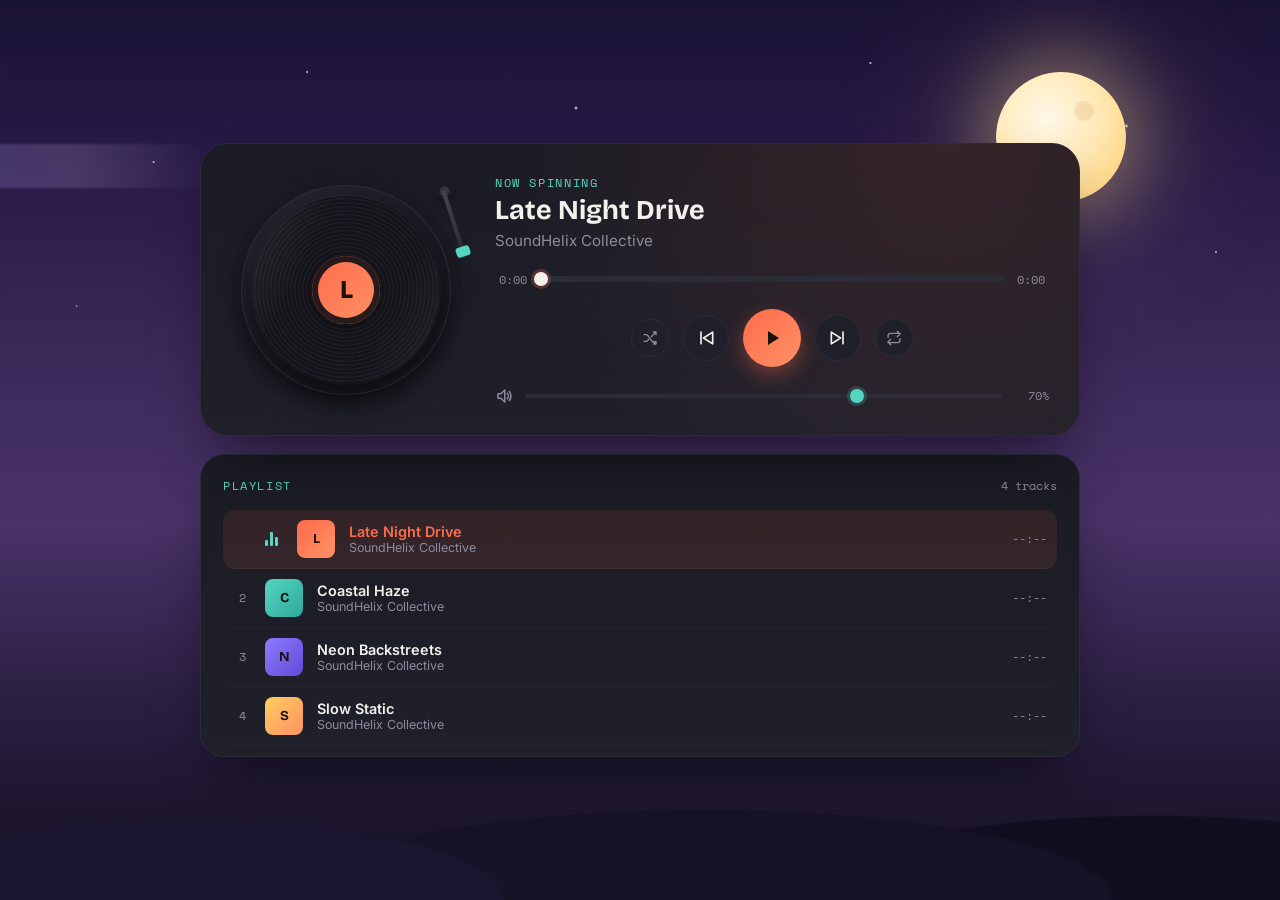
<file: index.html>
<!DOCTYPE html>
<html lang="en">
<head>
<meta charset="UTF-8">
<meta name="viewport" content="width=device-width, initial-scale=1.0">
<title>Nightspin — Player</title>
<link rel="preconnect" href="https://fonts.googleapis.com">
<link rel="preconnect" href="https://fonts.gstatic.com" crossorigin>
<link href="https://fonts.googleapis.com/css2?family=Bricolage+Grotesque:opsz,wght@12..96,400;12..96,600;12..96,700;12..96,800&family=Inter:wght@400;500;600;700&family=Space+Mono:wght@400;700&display=swap" rel="stylesheet">
<link rel="stylesheet" href="style.css">
</head>
<body>

<div class="anime-sky">
  <div class="anime-moon"></div>
  <div class="anime-cloud c1"></div>
  <div class="anime-cloud c2"></div>
  <div class="anime-cloud c3"></div>
  <div class="anime-hills"></div>
</div>

<div class="stage">

  <div class="player" id="player">

    <!-- Left: turntable -->
    <div class="deck">
      <div class="deck-glow"></div>
      <div class="tonearm" id="tonearm">
        <div class="tonearm-base"></div>
        <div class="tonearm-arm"></div>
        <div class="tonearm-head"></div>
      </div>
      <div class="platter">
        <div class="record" id="record">
          <div class="record-sheen"></div>
          <div class="record-label" id="recordLabel">
            <span id="labelInitial">S</span>
          </div>
        </div>
      </div>
    </div>

    <!-- Right: controls -->
    <div class="console">

      <div class="track-meta">
        <p class="eyebrow">Now spinning</p>
        <h1 id="songTitle">Track title</h1>
        <p id="songArtist">Artist name</p>
      </div>

      <div class="progress-wrap">
        <span class="time" id="currentTime">0:00</span>
        <div class="progress-track" id="progressTrack">
          <div class="progress-fill" id="progressFill"></div>
          <div class="progress-knob" id="progressKnob"></div>
        </div>
        <span class="time" id="durationTime">0:00</span>
      </div>

      <div class="transport">
        <button class="icon-btn small" id="shuffleBtn" title="Shuffle" aria-label="Toggle shuffle">
          <svg viewBox="0 0 24 24"><path d="M17 3h4v4M21 3l-7 7M3 7h3.5a2 2 0 0 1 1.6.8L15 17.2a2 2 0 0 0 1.6.8H21M3 17h3.5a2 2 0 0 0 1.6-.8L10 14M17 21h4v-4M21 21l-4-4"/></svg>
        </button>

        <button class="icon-btn" id="prevBtn" title="Previous" aria-label="Previous track">
          <svg viewBox="0 0 24 24"><path d="M6 5v14M20 5 9 12l11 7V5Z"/></svg>
        </button>

        <button class="icon-btn play" id="playBtn" title="Play" aria-label="Play or pause">
          <svg id="playIcon" viewBox="0 0 24 24"><path d="M8 5v14l11-7L8 5Z"/></svg>
          <svg id="pauseIcon" viewBox="0 0 24 24" style="display:none"><path d="M7 5h4v14H7zM13 5h4v14h-4z"/></svg>
        </button>

        <button class="icon-btn" id="nextBtn" title="Next" aria-label="Next track">
          <svg viewBox="0 0 24 24"><path d="M18 5v14M4 5l11 7-11 7V5Z"/></svg>
        </button>

        <button class="icon-btn small" id="repeatBtn" title="Repeat" aria-label="Toggle repeat mode">
          <svg viewBox="0 0 24 24"><path d="M17 2l4 4-4 4M3 11V9a4 4 0 0 1 4-4h14M7 22l-4-4 4-4M21 13v2a4 4 0 0 1-4 4H3"/></svg>
          <span class="repeat-one" id="repeatOneBadge">1</span>
        </button>
      </div>

      <div class="volume-row">
        <svg class="vol-icon" id="volIcon" viewBox="0 0 24 24"><path d="M4 9v6h4l5 5V4L8 9H4Z"/><path id="volWave1" d="M16.5 8.5a5 5 0 0 1 0 7"/><path id="volWave2" d="M19 6a9 9 0 0 1 0 12"/></svg>
        <input type="range" id="volumeSlider" class="volume-slider" min="0" max="100" value="70">
        <span class="vol-value" id="volValue">70%</span>
      </div>

    </div>
  </div>

  <!-- Playlist panel -->
  <div class="playlist-panel">
    <div class="playlist-head">
      <p class="eyebrow">Playlist</p>
      <span id="trackCount" class="track-count">0 tracks</span>
    </div>
    <ul class="playlist" id="playlist"></ul>
  </div>

</div>

<audio id="audio" preload="metadata"></audio>

<script src="script.js"></script>
</body>
</html>
</file>
<file: style.css>
:root{
  --bg: #101015;
  --bg-radial: #171720;
  --panel: #1b1b24;
  --panel-2: #20202b;
  --line: #2c2c39;
  --text: #f3f1ec;
  --muted: #8d8b9b;
  --accent: #ff6b4a;
  --accent-2: #55d6c2;
  --shadow: 0 30px 60px -20px rgba(0,0,0,0.6);
  --font-display: 'Bricolage Grotesque', sans-serif;
  --font-body: 'Inter', sans-serif;
  --font-mono: 'Space Mono', monospace;
}

*{ box-sizing: border-box; }

html,body{ height:100%; }

body{
  margin:0;
  min-height:100vh;
  background: transparent;
  font-family: var(--font-body);
  color: var(--text);
  display:flex;
  align-items:center;
  justify-content:center;
  padding: 32px 18px;
  position: relative;
  overflow-x: hidden;
}

/* ===== Anime-style night backdrop (original illustration, CSS/SVG only) ===== */
.anime-sky{
  position: fixed;
  inset: 0;
  z-index: -1;
  background:
    radial-gradient(1.5px 1.5px at 12% 18%, #fff, transparent),
    radial-gradient(1.5px 1.5px at 24% 8%, #fff, transparent),
    radial-gradient(1px 1px at 33% 26%, #fff, transparent),
    radial-gradient(2px 2px at 45% 12%, #fff, transparent),
    radial-gradient(1px 1px at 58% 20%, #fff, transparent),
    radial-gradient(1.5px 1.5px at 68% 7%, #fff, transparent),
    radial-gradient(1px 1px at 78% 22%, #fff, transparent),
    radial-gradient(2px 2px at 88% 14%, #fff, transparent),
    radial-gradient(1.5px 1.5px at 95% 28%, #fff, transparent),
    radial-gradient(1px 1px at 6% 34%, #fff, transparent),
    radial-gradient(1.5px 1.5px at 82% 40%, #fff, transparent),
    linear-gradient(180deg, #1a1235 0%, #2b1c4a 22%, #3d2a5c 42%, #4a3268 58%, #2a1f42 78%, #14101f 100%);
  overflow: hidden;
}

.anime-moon{
  position: absolute;
  top: 8%;
  right: 12%;
  width: 130px;
  height: 130px;
  border-radius: 50%;
  background: radial-gradient(circle at 38% 35%, #fff8e8, #ffe9b8 45%, #ffd98a 75%, #f6c569 100%);
  box-shadow: 0 0 70px 18px rgba(255, 224, 150, 0.35), 0 0 140px 50px rgba(255, 200, 120, 0.12);
}

.anime-moon::before{
  content:"";
  position:absolute;
  top: 22%; left: 60%;
  width: 20px; height: 20px;
  border-radius:50%;
  background: rgba(230, 190, 130, 0.35);
}

.anime-moon::after{
  content:"";
  position:absolute;
  top: 55%; left: 25%;
  width: 14px; height: 14px;
  border-radius:50%;
  background: rgba(230, 190, 130, 0.3);
}

.anime-cloud{
  position: absolute;
  border-radius: 999px;
  filter: blur(1px);
  opacity: 0.55;
}

.anime-cloud.c1{
  top: 16%; left: -10%;
  width: 340px; height: 44px;
  background: linear-gradient(90deg, transparent, rgba(150, 130, 200, 0.5) 30%, rgba(180, 160, 220, 0.4) 60%, transparent);
  animation: drift 60s linear infinite;
}

.anime-cloud.c2{
  top: 30%; left: -20%;
  width: 260px; height: 32px;
  background: linear-gradient(90deg, transparent, rgba(120, 100, 170, 0.4) 40%, transparent);
  animation: drift 80s linear infinite;
  animation-delay: -20s;
}

.anime-cloud.c3{
  top: 6%; left: -15%;
  width: 200px; height: 26px;
  background: linear-gradient(90deg, transparent, rgba(200, 180, 230, 0.35) 50%, transparent);
  animation: drift 45s linear infinite;
  animation-delay: -10s;
}

@keyframes drift{
  from{ transform: translateX(0); }
  to{ transform: translateX(160vw); }
}

.anime-hills{
  position: absolute;
  bottom: 0; left: 0; right: 0;
  height: 22%;
}

.anime-hills::before{
  content:"";
  position:absolute;
  bottom:0; left:0; right:0;
  height: 100%;
  background:
    radial-gradient(ellipse 60% 100% at 15% 100%, #1c1530 40%, transparent 41%),
    radial-gradient(ellipse 70% 100% at 55% 100%, #171226 45%, transparent 46%),
    radial-gradient(ellipse 65% 100% at 90% 100%, #120e1f 42%, transparent 43%);
}

@media (prefers-reduced-motion: reduce){
  .anime-cloud{ animation: none !important; }
}

.stage{
  width:100%;
  max-width: 880px;
  display:flex;
  flex-direction:column;
  gap:18px;
}

/* ===== Player card ===== */
.player{
  background: linear-gradient(180deg, var(--panel), var(--panel-2));
  border: 1px solid var(--line);
  border-radius: 28px;
  box-shadow: var(--shadow);
  padding: 30px;
  display:grid;
  grid-template-columns: 230px 1fr;
  gap: 34px;
  position: relative;
  overflow: hidden;
}

.player::before{
  content:"";
  position:absolute;
  inset:0;
  background: radial-gradient(circle at 85% -10%, rgba(255,107,74,0.12), transparent 55%);
  pointer-events:none;
}

/* ===== Deck / turntable ===== */
.deck{
  position:relative;
  display:flex;
  align-items:center;
  justify-content:center;
  min-height: 230px;
}

.deck-glow{
  position:absolute;
  width: 230px;
  height: 230px;
  border-radius:50%;
  background: radial-gradient(circle, rgba(255,107,74,0.18), transparent 70%);
  filter: blur(6px);
  z-index:0;
}

.platter{
  position:relative;
  width:210px;
  height:210px;
  border-radius:50%;
  background: radial-gradient(circle at 35% 30%, #2a2a36, #17171f 70%);
  box-shadow: inset 0 0 0 1px var(--line), 0 10px 24px rgba(0,0,0,0.5);
  display:flex;
  align-items:center;
  justify-content:center;
  z-index:1;
}

.record{
  width: 188px;
  height: 188px;
  border-radius:50%;
  background:
    repeating-radial-gradient(circle at center,
      #14141a 0px, #14141a 2px,
      #1d1d25 3px, #1d1d25 4px);
  box-shadow: 0 0 0 1px rgba(255,255,255,0.03), 0 8px 20px rgba(0,0,0,0.55);
  display:flex;
  align-items:center;
  justify-content:center;
  position:relative;
  animation: spin 6s linear infinite;
  animation-play-state: paused;
}

.record-sheen{
  position:absolute;
  inset:0;
  border-radius:50%;
  background: linear-gradient(115deg, rgba(255,255,255,0.08) 0%, transparent 30%, transparent 70%, rgba(255,255,255,0.05) 100%);
  pointer-events:none;
}

.record-label{
  width: 68px;
  height: 68px;
  border-radius:50%;
  background: linear-gradient(135deg, var(--accent), #ff9166);
  display:flex;
  align-items:center;
  justify-content:center;
  font-family: var(--font-display);
  font-weight:800;
  font-size: 1.6rem;
  color: #1a1108;
  box-shadow: 0 3px 10px rgba(0,0,0,0.4), inset 0 0 0 6px rgba(16,16,21,0.9);
}

@keyframes spin{
  from{ transform: rotate(0deg); }
  to{ transform: rotate(360deg); }
}

.player.is-playing .record{
  animation-play-state: running;
}

/* Tonearm */
.tonearm{
  position:absolute;
  top: 6px;
  right: 6px;
  width: 84px;
  height: 84px;
  z-index:2;
  transform-origin: 78px 12px;
  transform: rotate(-18deg);
  transition: transform .5s cubic-bezier(.4,0,.2,1);
}

.player.is-playing .tonearm{
  transform: rotate(6deg);
}

.tonearm-base{
  position:absolute;
  top: 2px; right: 2px;
  width: 16px; height:16px;
  border-radius:50%;
  background: #34343f;
  box-shadow: inset 0 0 0 3px #1a1a22, 0 2px 6px rgba(0,0,0,.5);
}

.tonearm-arm{
  position:absolute;
  top: 9px; right: 9px;
  width: 4px;
  height: 68px;
  border-radius: 3px;
  background: linear-gradient(180deg, #45454f, #2a2a33);
  transform-origin: top center;
}

.tonearm-head{
  position:absolute;
  top: 68px; right: 4px;
  width: 14px; height: 10px;
  border-radius: 3px;
  background: var(--accent-2);
}

/* ===== Console (right side) ===== */
.console{
  display:flex;
  flex-direction:column;
  justify-content:center;
  gap: 20px;
  min-width:0;
  z-index:1;
}

.eyebrow{
  margin:0 0 4px;
  font-family: var(--font-mono);
  font-size: 0.72rem;
  letter-spacing: 0.14em;
  text-transform: uppercase;
  color: var(--accent-2);
}

.track-meta h1{
  margin: 0 0 4px;
  font-family: var(--font-display);
  font-weight: 700;
  font-size: clamp(1.3rem, 2.4vw, 1.7rem);
  line-height:1.15;
  white-space: nowrap;
  overflow:hidden;
  text-overflow: ellipsis;
}

.track-meta p#songArtist{
  margin:0;
  color: var(--muted);
  font-size: 0.95rem;
}

/* Progress */
.progress-wrap{
  display:flex;
  align-items:center;
  gap: 10px;
}

.time{
  font-family: var(--font-mono);
  font-size: 0.78rem;
  color: var(--muted);
  min-width: 36px;
  text-align:center;
}

.progress-track{
  position:relative;
  flex:1;
  height: 6px;
  border-radius: 4px;
  background: var(--line);
  cursor:pointer;
}

.progress-fill{
  position:absolute;
  left:0; top:0; bottom:0;
  width:0%;
  border-radius:4px;
  background: linear-gradient(90deg, var(--accent-2), var(--accent));
}

.progress-knob{
  position:absolute;
  top:50%;
  left:0%;
  width:14px; height:14px;
  border-radius:50%;
  background: var(--text);
  box-shadow: 0 0 0 3px rgba(255,107,74,0.25);
  transform: translate(-50%,-50%);
  transition: box-shadow .15s;
}

.progress-track:hover .progress-knob{
  box-shadow: 0 0 0 5px rgba(255,107,74,0.3);
}

/* Transport */
.transport{
  display:flex;
  align-items:center;
  justify-content:center;
  gap: 14px;
}

.icon-btn{
  background: var(--panel-2);
  border: 1px solid var(--line);
  color: var(--text);
  width: 46px; height: 46px;
  border-radius: 50%;
  display:flex;
  align-items:center;
  justify-content:center;
  cursor:pointer;
  transition: transform .15s ease, background .15s ease, border-color .15s ease;
  position:relative;
}

.icon-btn svg{
  width: 20px; height: 20px;
  fill:none;
  stroke: currentColor;
  stroke-width: 2;
  stroke-linecap: round;
  stroke-linejoin: round;
}

.icon-btn:hover{
  transform: translateY(-2px);
  border-color: var(--accent-2);
}

.icon-btn.small{
  width: 38px; height: 38px;
  color: var(--muted);
}

.icon-btn.small svg{ width:16px; height:16px; }

.icon-btn.small.active{
  color: var(--accent-2);
  border-color: var(--accent-2);
  background: rgba(85,214,194,0.1);
}

.icon-btn.play{
  width: 58px; height: 58px;
  background: linear-gradient(135deg, var(--accent), #ff9166);
  border: none;
  color: #1a1108;
  box-shadow: 0 8px 20px rgba(255,107,74,0.35);
}

.icon-btn.play svg{ width:24px; height:24px; fill:currentColor; stroke:none; }

.repeat-one{
  position:absolute;
  bottom: -3px;
  right: -3px;
  width: 15px; height:15px;
  border-radius:50%;
  background: var(--accent-2);
  color: #0d1a18;
  font-family: var(--font-mono);
  font-size: 0.6rem;
  display:none;
  align-items:center;
  justify-content:center;
  font-weight:700;
}

.icon-btn.small.repeat-one-active .repeat-one{ display:flex; }

/* Volume */
.volume-row{
  display:flex;
  align-items:center;
  gap: 10px;
}

.vol-icon{
  width:18px; height:18px;
  fill:none;
  stroke: var(--muted);
  stroke-width:2;
  stroke-linecap:round;
  stroke-linejoin:round;
  flex-shrink:0;
}

.volume-slider{
  flex:1;
  -webkit-appearance:none;
  appearance:none;
  height: 4px;
  border-radius: 4px;
  background: var(--line);
  outline:none;
}

.volume-slider::-webkit-slider-thumb{
  -webkit-appearance:none;
  width:14px; height:14px;
  border-radius:50%;
  background: var(--accent-2);
  cursor:pointer;
  box-shadow: 0 0 0 3px rgba(85,214,194,0.2);
}

.volume-slider::-moz-range-thumb{
  width:14px; height:14px;
  border:none;
  border-radius:50%;
  background: var(--accent-2);
  cursor:pointer;
}

.vol-value{
  font-family: var(--font-mono);
  font-size: 0.72rem;
  color: var(--muted);
  min-width: 34px;
  text-align:right;
}

/* ===== Playlist ===== */
.playlist-panel{
  background: linear-gradient(180deg, var(--panel), var(--panel-2));
  border: 1px solid var(--line);
  border-radius: 24px;
  box-shadow: var(--shadow);
  padding: 22px 22px 10px;
}

.playlist-head{
  display:flex;
  align-items:baseline;
  justify-content:space-between;
  margin-bottom: 12px;
}

.track-count{
  font-family: var(--font-mono);
  font-size: 0.72rem;
  color: var(--muted);
}

.playlist{
  list-style:none;
  margin:0; padding:0;
  max-height: 260px;
  overflow-y:auto;
}

.playlist::-webkit-scrollbar{ width:6px; }
.playlist::-webkit-scrollbar-thumb{ background: var(--line); border-radius:4px; }

.playlist-item{
  display:flex;
  align-items:center;
  gap: 14px;
  padding: 10px 10px;
  border-radius: 12px;
  cursor:pointer;
  border-bottom: 1px solid rgba(255,255,255,0.03);
  transition: background .15s ease;
}

.playlist-item:hover{
  background: rgba(255,255,255,0.03);
}

.playlist-item.active{
  background: rgba(255,107,74,0.1);
}

.pl-index{
  font-family: var(--font-mono);
  font-size: 0.75rem;
  color: var(--muted);
  width: 18px;
  text-align:center;
  flex-shrink:0;
}

.playlist-item.active .pl-index{ color: var(--accent); }

.pl-eq{
  display:flex;
  align-items:flex-end;
  gap:2px;
  width:18px;
  height:14px;
  flex-shrink:0;
}

.pl-eq span{
  width:3px;
  background: var(--accent-2);
  border-radius:1px;
  animation: eq 0.9s ease-in-out infinite;
}

.pl-eq span:nth-child(1){ height:40%; animation-delay: 0s; }
.pl-eq span:nth-child(2){ height:100%; animation-delay: .2s; }
.pl-eq span:nth-child(3){ height:65%; animation-delay: .4s; }

@keyframes eq{
  0%, 100% { transform: scaleY(0.4); }
  50% { transform: scaleY(1); }
}

.pl-thumb{
  width: 38px; height: 38px;
  border-radius: 8px;
  flex-shrink:0;
  display:flex;
  align-items:center;
  justify-content:center;
  font-family: var(--font-display);
  font-weight:700;
  color: #1a1108;
  font-size: 0.85rem;
}

.pl-meta{
  min-width:0;
  flex:1;
}

.pl-title{
  font-size: 0.9rem;
  font-weight:600;
  white-space:nowrap;
  overflow:hidden;
  text-overflow:ellipsis;
}

.playlist-item.active .pl-title{ color: var(--accent); }

.pl-artist{
  font-size: 0.78rem;
  color: var(--muted);
  white-space:nowrap;
  overflow:hidden;
  text-overflow:ellipsis;
}

.pl-duration{
  font-family: var(--font-mono);
  font-size: 0.75rem;
  color: var(--muted);
  flex-shrink:0;
}

/* ===== Responsive ===== */
@media (max-width: 640px){
  .player{
    grid-template-columns: 1fr;
    padding: 24px 20px;
    border-radius: 22px;
  }
  .deck{ min-height: 190px; }
  .platter{ width:170px; height:170px; }
  .record{ width:150px; height:150px; }
  .record-label{ width:54px; height:54px; font-size:1.2rem; }
  .transport{ gap: 10px; }
  .icon-btn{ width:42px; height:42px; }
  .icon-btn.play{ width:54px; height:54px; }
  .playlist-panel{ padding: 18px 16px 6px; border-radius:20px; }
}

@media (prefers-reduced-motion: reduce){
  .record, .tonearm, .pl-eq span{ animation: none !important; transition:none !important; }
}
</file>
